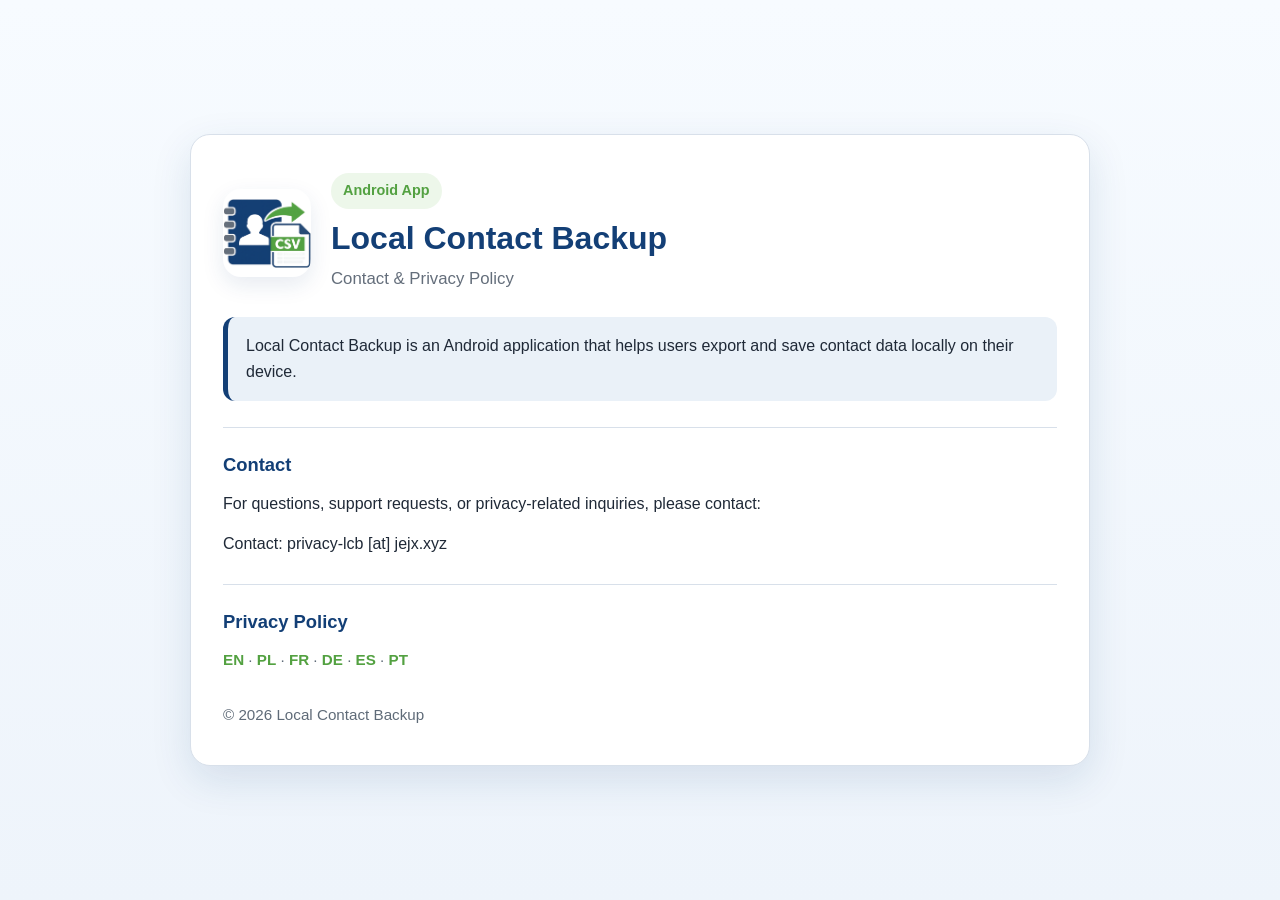
<file: index.html>
<!doctype html>
<html lang="en">
	<head>
		<meta charset="utf-8">
		<meta name="viewport" content="width=device-width, initial-scale=1">
		<title>Local Contact Backup | Contact & Privacy Policy</title>
		<meta name="description" content="Local Contact Backup contact page and privacy policy information">
		<link rel="icon" type="image/x-icon" href="lcb.ico">
		<link rel="stylesheet" href="style.css">

	</head>
	<body>
		<main class="wrap">
			<section class="card">
				<div class="top">
					<img
							src="lcb.png"
							alt="Local Contact Backup icon"
							class="app-icon">

					<div>
						<div class="badge">Android App</div>
						<h1>Local Contact Backup</h1>
						<p class="subtitle">Contact & Privacy Policy</p>
					</div>
				</div>

				<p class="intro">
				Local Contact Backup is an Android application that helps users export and save contact data locally on their device.
				</p>

				<div class="section">
					<h2>Contact</h2>
					<p>
					For questions, support requests, or privacy-related inquiries, please contact:
					</p>
					<p>Contact: privacy-lcb [at] jejx.xyz</p>
				</div>

				<div class="section">
					<h2>Privacy Policy</h2>
					<p class="small">
					<a href="privacy.html" hreflang="en" lang="en">EN</a> ·
					<a href="privacy-pl.html" hreflang="pl" lang="pl">PL</a> ·
					<a href="privacy-fr.html" hreflang="fr" lang="fr">FR</a> ·
					<a href="privacy-de.html" hreflang="de" lang="de">DE</a> ·
					<a href="privacy-es.html" hreflang="es" lang="es">ES</a> ·
					<a href="privacy-pt.html" hreflang="pt" lang="pt">PT</a>
					</p>
				</div>

				<div class="footer">
					© 2026 Local Contact Backup
				</div>
			</section>
		</main>
	</body>
</html>
</file>
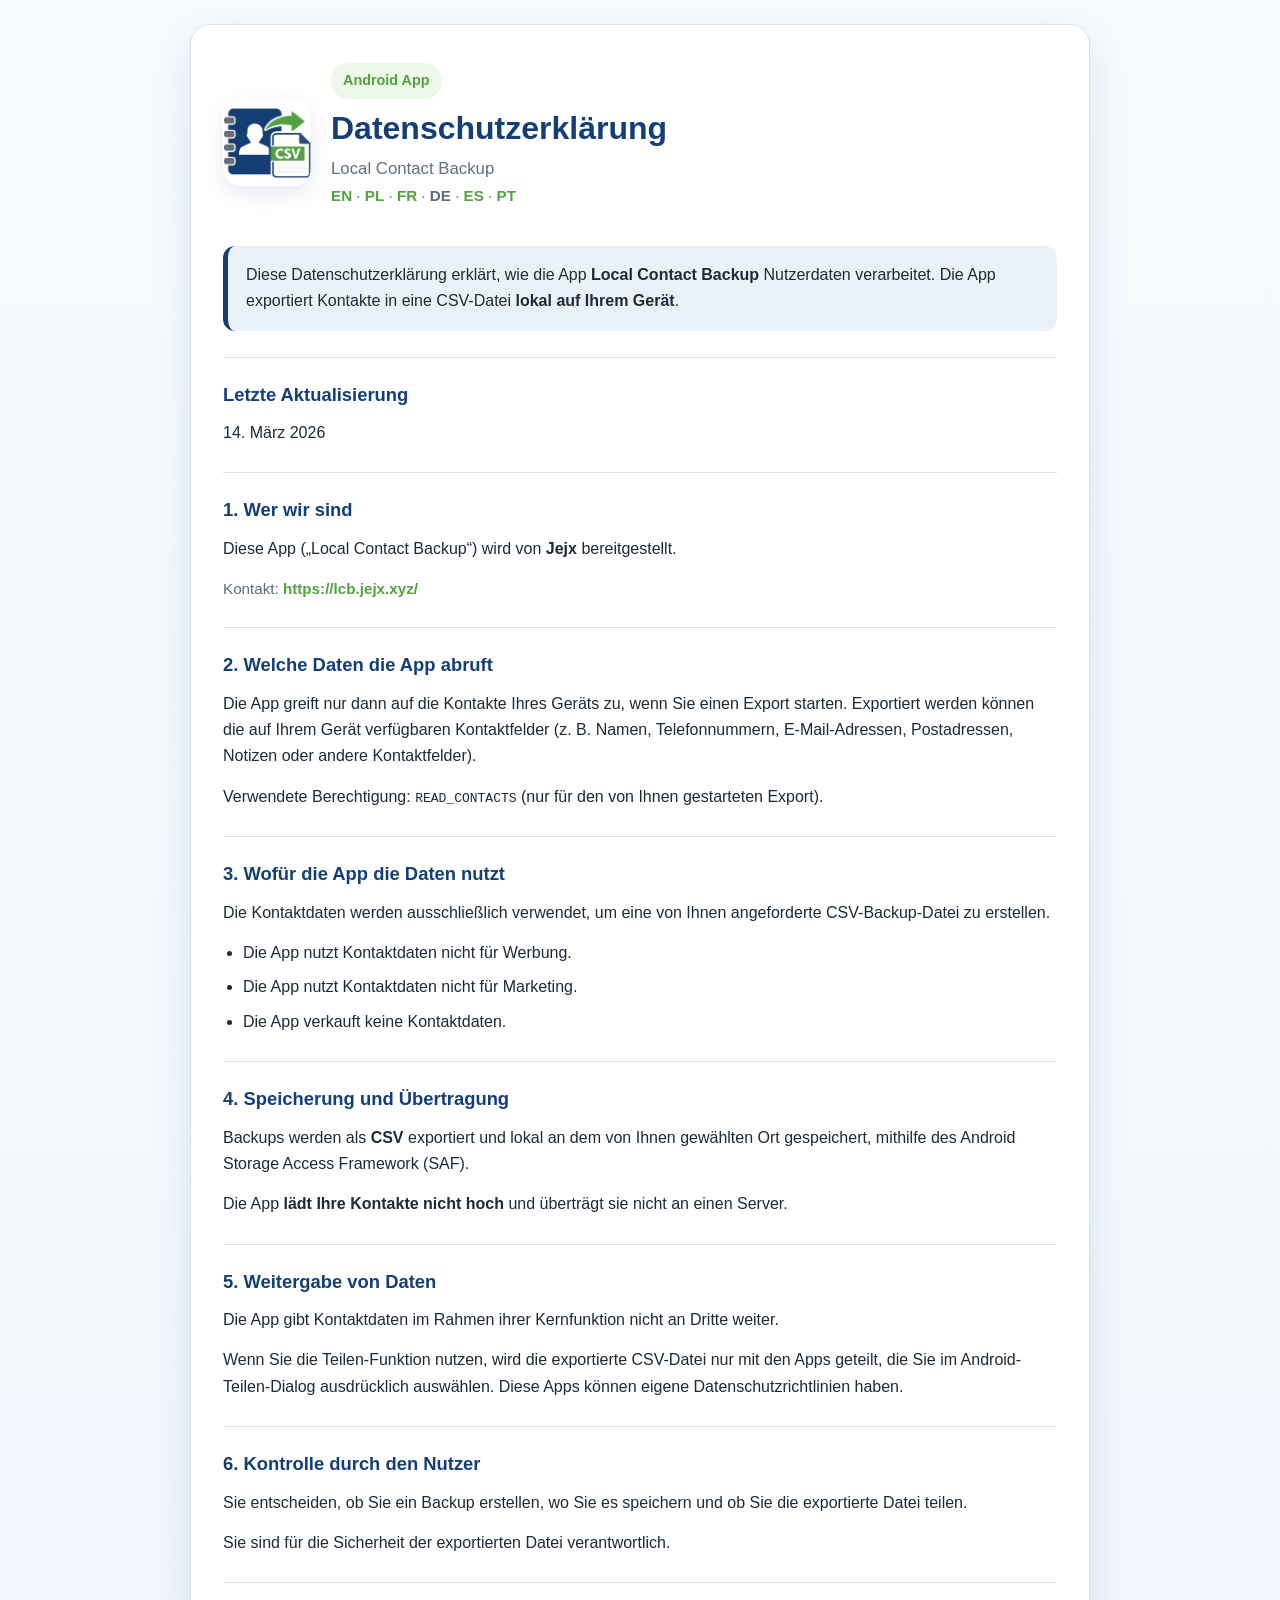
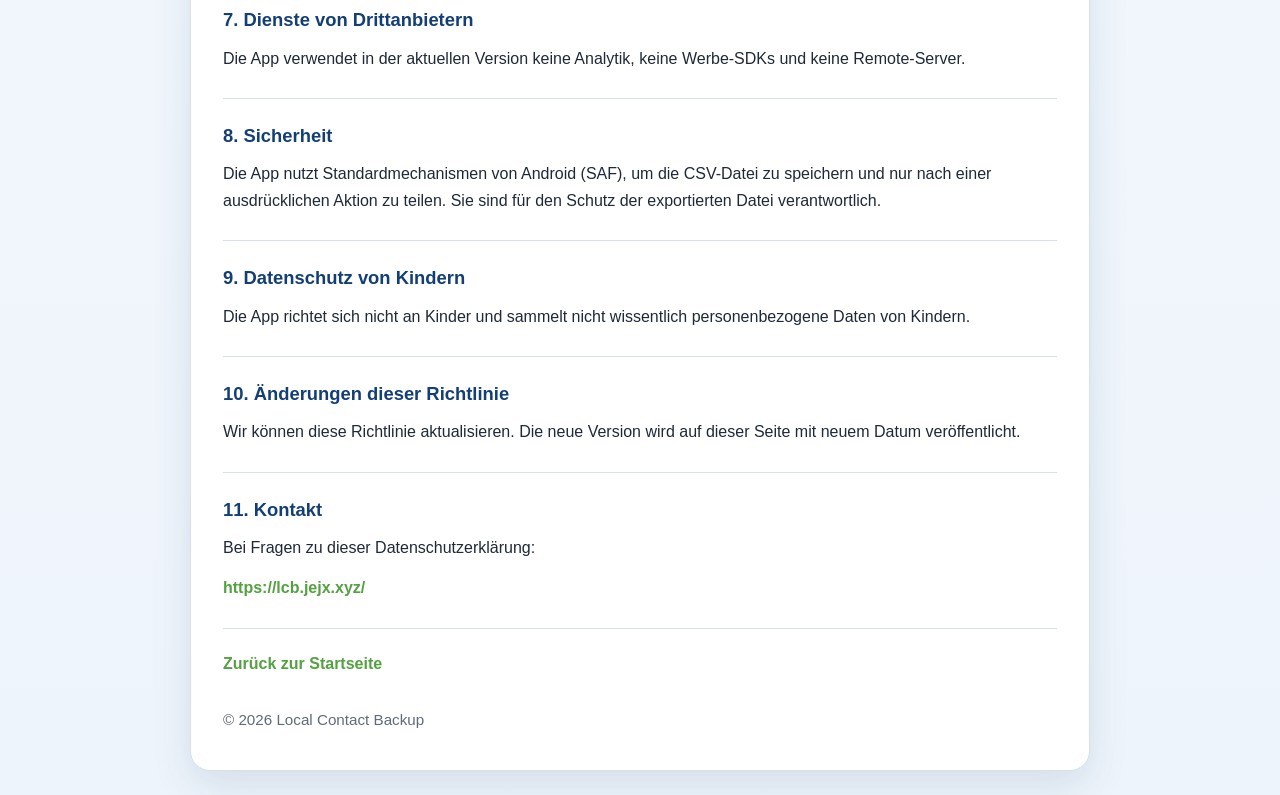
<file: privacy-de.html>
<!doctype html>
<html lang="de">
<head>
  <meta charset="utf-8">
  <meta name="viewport" content="width=device-width, initial-scale=1">
  <title>Datenschutzerklärung – Local Contact Backup</title>
  <meta name="description" content="Datenschutzerklärung für die Android-App Local Contact Backup.">
  <link rel="stylesheet" href="style.css">
  <link rel="icon" href="lcb.ico" type="image/x-icon">
</head>

<body>
  <main class="wrap">
    <article class="card">
      <div class="top">
        <img src="lcb.png" alt="Local Contact Backup Symbol" class="app-icon">

        <div>
          <div class="badge">Android App</div>
          <h1>Datenschutzerklärung</h1>
          <p class="subtitle">Local Contact Backup</p>
          <p class="small">
            <a href="privacy.html" hreflang="en" lang="en">EN</a> ·
            <a href="privacy-pl.html" hreflang="pl" lang="pl">PL</a> ·
            <a href="privacy-fr.html" hreflang="fr" lang="fr">FR</a> ·
            <strong>DE</strong> ·
            <a href="privacy-es.html" hreflang="es" lang="es">ES</a> ·
            <a href="privacy-pt.html" hreflang="pt" lang="pt">PT</a>
          </p>
        </div>
      </div>

      <p class="intro">
        Diese Datenschutzerklärung erklärt, wie die App <strong>Local Contact Backup</strong> Nutzerdaten verarbeitet.
        Die App exportiert Kontakte in eine CSV-Datei <strong>lokal auf Ihrem Gerät</strong>.
      </p>

      <div class="section">
        <h2>Letzte Aktualisierung</h2>
        <p>14. März 2026</p>
      </div>

      <div class="section">
        <h2>1. Wer wir sind</h2>
        <p>Diese App („Local Contact Backup“) wird von <strong>Jejx</strong> bereitgestellt.</p>
        <p class="small">Kontakt: <a href="https://lcb.jejx.xyz/" rel="noopener">https://lcb.jejx.xyz/</a></p>
      </div>

      <div class="section">
        <h2>2. Welche Daten die App abruft</h2>
        <p>
          Die App greift nur dann auf die Kontakte Ihres Geräts zu, wenn Sie einen Export starten.
          Exportiert werden können die auf Ihrem Gerät verfügbaren Kontaktfelder (z. B. Namen, Telefonnummern,
          E-Mail-Adressen, Postadressen, Notizen oder andere Kontaktfelder).
        </p>
        <p>
          Verwendete Berechtigung: <code>READ_CONTACTS</code> (nur für den von Ihnen gestarteten Export).
        </p>
      </div>

      <div class="section">
        <h2>3. Wofür die App die Daten nutzt</h2>
        <p>Die Kontaktdaten werden ausschließlich verwendet, um eine von Ihnen angeforderte CSV-Backup-Datei zu erstellen.</p>
        <ul>
          <li>Die App nutzt Kontaktdaten nicht für Werbung.</li>
          <li>Die App nutzt Kontaktdaten nicht für Marketing.</li>
          <li>Die App verkauft keine Kontaktdaten.</li>
        </ul>
      </div>

      <div class="section">
        <h2>4. Speicherung und Übertragung</h2>
        <p>
          Backups werden als <strong>CSV</strong> exportiert und lokal an dem von Ihnen gewählten Ort gespeichert,
          mithilfe des Android Storage Access Framework (SAF).
        </p>
        <p>
          Die App <strong>lädt Ihre Kontakte nicht hoch</strong> und überträgt sie nicht an einen Server.
        </p>
      </div>

      <div class="section">
        <h2>5. Weitergabe von Daten</h2>
        <p>
          Die App gibt Kontaktdaten im Rahmen ihrer Kernfunktion nicht an Dritte weiter.
        </p>
        <p>
          Wenn Sie die Teilen-Funktion nutzen, wird die exportierte CSV-Datei nur mit den Apps geteilt,
          die Sie im Android-Teilen-Dialog ausdrücklich auswählen. Diese Apps können eigene Datenschutzrichtlinien haben.
        </p>
      </div>

      <div class="section">
        <h2>6. Kontrolle durch den Nutzer</h2>
        <p>Sie entscheiden, ob Sie ein Backup erstellen, wo Sie es speichern und ob Sie die exportierte Datei teilen.</p>
        <p>Sie sind für die Sicherheit der exportierten Datei verantwortlich.</p>
      </div>

      <div class="section">
        <h2>7. Dienste von Drittanbietern</h2>
        <p>Die App verwendet in der aktuellen Version keine Analytik, keine Werbe-SDKs und keine Remote-Server.</p>
      </div>

      <div class="section">
        <h2>8. Sicherheit</h2>
        <p>
          Die App nutzt Standardmechanismen von Android (SAF), um die CSV-Datei zu speichern und nur nach einer
          ausdrücklichen Aktion zu teilen. Sie sind für den Schutz der exportierten Datei verantwortlich.
        </p>
      </div>

      <div class="section">
        <h2>9. Datenschutz von Kindern</h2>
        <p>Die App richtet sich nicht an Kinder und sammelt nicht wissentlich personenbezogene Daten von Kindern.</p>
      </div>

      <div class="section">
        <h2>10. Änderungen dieser Richtlinie</h2>
        <p>Wir können diese Richtlinie aktualisieren. Die neue Version wird auf dieser Seite mit neuem Datum veröffentlicht.</p>
      </div>

      <div class="section">
        <h2>11. Kontakt</h2>
        <p>Bei Fragen zu dieser Datenschutzerklärung:</p>
        <p><strong><a href="https://lcb.jejx.xyz/" rel="noopener">https://lcb.jejx.xyz/</a></strong></p>
      </div>

      <div class="section">
        <p><a href="index.html">Zurück zur Startseite</a></p>
      </div>

      <div class="footer">© 2026 Local Contact Backup</div>
    </article>
  </main>
</body>
</html>
</file>
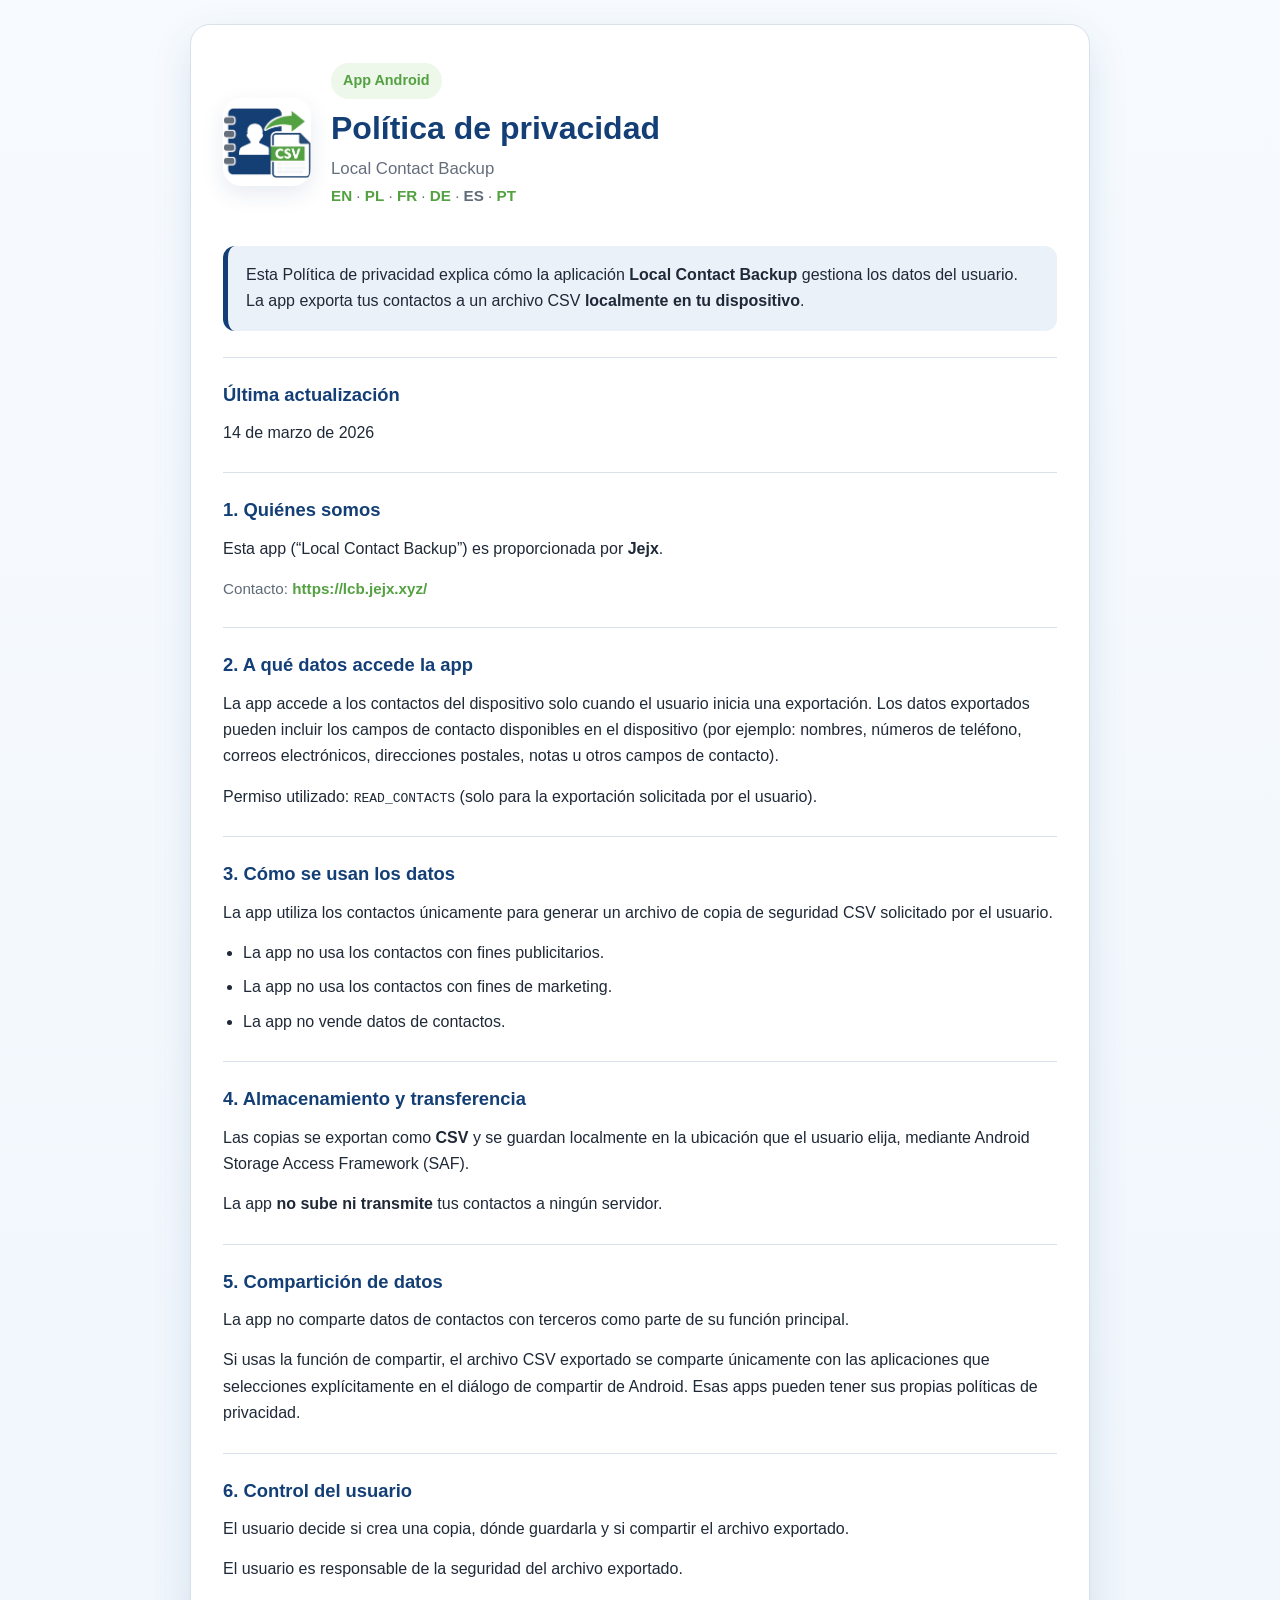
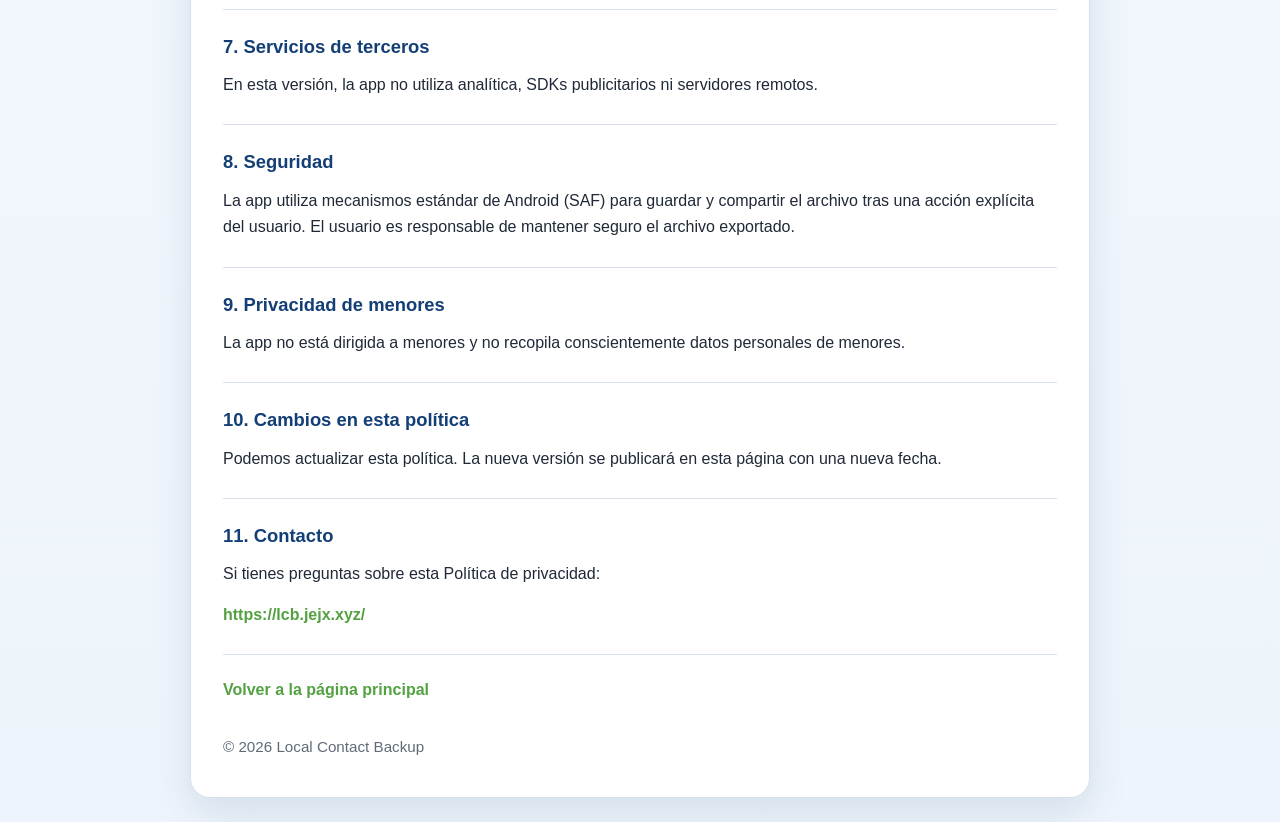
<file: privacy-es.html>
<!doctype html>
<html lang="es">
<head>
  <meta charset="utf-8">
  <meta name="viewport" content="width=device-width, initial-scale=1">
  <title>Política de privacidad – Local Contact Backup</title>
  <meta name="description" content="Política de privacidad de la app Android Local Contact Backup.">
  <link rel="stylesheet" href="style.css">
  <link rel="icon" href="lcb.ico" type="image/x-icon">
</head>

<body>
  <main class="wrap">
    <article class="card">
      <div class="top">
        <img src="lcb.png" alt="Icono de Local Contact Backup" class="app-icon">

        <div>
          <div class="badge">App Android</div>
          <h1>Política de privacidad</h1>
          <p class="subtitle">Local Contact Backup</p>
          <p class="small">
            <a href="privacy.html" hreflang="en" lang="en">EN</a> ·
            <a href="privacy-pl.html" hreflang="pl" lang="pl">PL</a> ·
            <a href="privacy-fr.html" hreflang="fr" lang="fr">FR</a> ·
            <a href="privacy-de.html" hreflang="de" lang="de">DE</a> ·
            <strong>ES</strong> ·
            <a href="privacy-pt.html" hreflang="pt" lang="pt">PT</a>
          </p>
        </div>
      </div>

      <p class="intro">
        Esta Política de privacidad explica cómo la aplicación <strong>Local Contact Backup</strong> gestiona los datos del usuario.
        La app exporta tus contactos a un archivo CSV <strong>localmente en tu dispositivo</strong>.
      </p>

      <div class="section">
        <h2>Última actualización</h2>
        <p>14 de marzo de 2026</p>
      </div>

      <div class="section">
        <h2>1. Quiénes somos</h2>
        <p>Esta app (“Local Contact Backup”) es proporcionada por <strong>Jejx</strong>.</p>
        <p class="small">Contacto: <a href="https://lcb.jejx.xyz/" rel="noopener">https://lcb.jejx.xyz/</a></p>
      </div>

      <div class="section">
        <h2>2. A qué datos accede la app</h2>
        <p>
          La app accede a los contactos del dispositivo solo cuando el usuario inicia una exportación.
          Los datos exportados pueden incluir los campos de contacto disponibles en el dispositivo (por ejemplo: nombres,
          números de teléfono, correos electrónicos, direcciones postales, notas u otros campos de contacto).
        </p>
        <p>
          Permiso utilizado: <code>READ_CONTACTS</code> (solo para la exportación solicitada por el usuario).
        </p>
      </div>

      <div class="section">
        <h2>3. Cómo se usan los datos</h2>
        <p>La app utiliza los contactos únicamente para generar un archivo de copia de seguridad CSV solicitado por el usuario.</p>
        <ul>
          <li>La app no usa los contactos con fines publicitarios.</li>
          <li>La app no usa los contactos con fines de marketing.</li>
          <li>La app no vende datos de contactos.</li>
        </ul>
      </div>

      <div class="section">
        <h2>4. Almacenamiento y transferencia</h2>
        <p>
          Las copias se exportan como <strong>CSV</strong> y se guardan localmente en la ubicación que el usuario elija,
          mediante Android Storage Access Framework (SAF).
        </p>
        <p>
          La app <strong>no sube ni transmite</strong> tus contactos a ningún servidor.
        </p>
      </div>

      <div class="section">
        <h2>5. Compartición de datos</h2>
        <p>La app no comparte datos de contactos con terceros como parte de su función principal.</p>
        <p>
          Si usas la función de compartir, el archivo CSV exportado se comparte únicamente con las aplicaciones que selecciones
          explícitamente en el diálogo de compartir de Android. Esas apps pueden tener sus propias políticas de privacidad.
        </p>
      </div>

      <div class="section">
        <h2>6. Control del usuario</h2>
        <p>El usuario decide si crea una copia, dónde guardarla y si compartir el archivo exportado.</p>
        <p>El usuario es responsable de la seguridad del archivo exportado.</p>
      </div>

      <div class="section">
        <h2>7. Servicios de terceros</h2>
        <p>En esta versión, la app no utiliza analítica, SDKs publicitarios ni servidores remotos.</p>
      </div>

      <div class="section">
        <h2>8. Seguridad</h2>
        <p>
          La app utiliza mecanismos estándar de Android (SAF) para guardar y compartir el archivo tras una acción explícita del usuario.
          El usuario es responsable de mantener seguro el archivo exportado.
        </p>
      </div>

      <div class="section">
        <h2>9. Privacidad de menores</h2>
        <p>La app no está dirigida a menores y no recopila conscientemente datos personales de menores.</p>
      </div>

      <div class="section">
        <h2>10. Cambios en esta política</h2>
        <p>Podemos actualizar esta política. La nueva versión se publicará en esta página con una nueva fecha.</p>
      </div>

      <div class="section">
        <h2>11. Contacto</h2>
        <p>Si tienes preguntas sobre esta Política de privacidad:</p>
        <p><strong><a href="https://lcb.jejx.xyz/" rel="noopener">https://lcb.jejx.xyz/</a></strong></p>
      </div>

      <div class="section">
        <p><a href="index.html">Volver a la página principal</a></p>
      </div>

      <div class="footer">© 2026 Local Contact Backup</div>
    </article>
  </main>
</body>
</html>
</file>
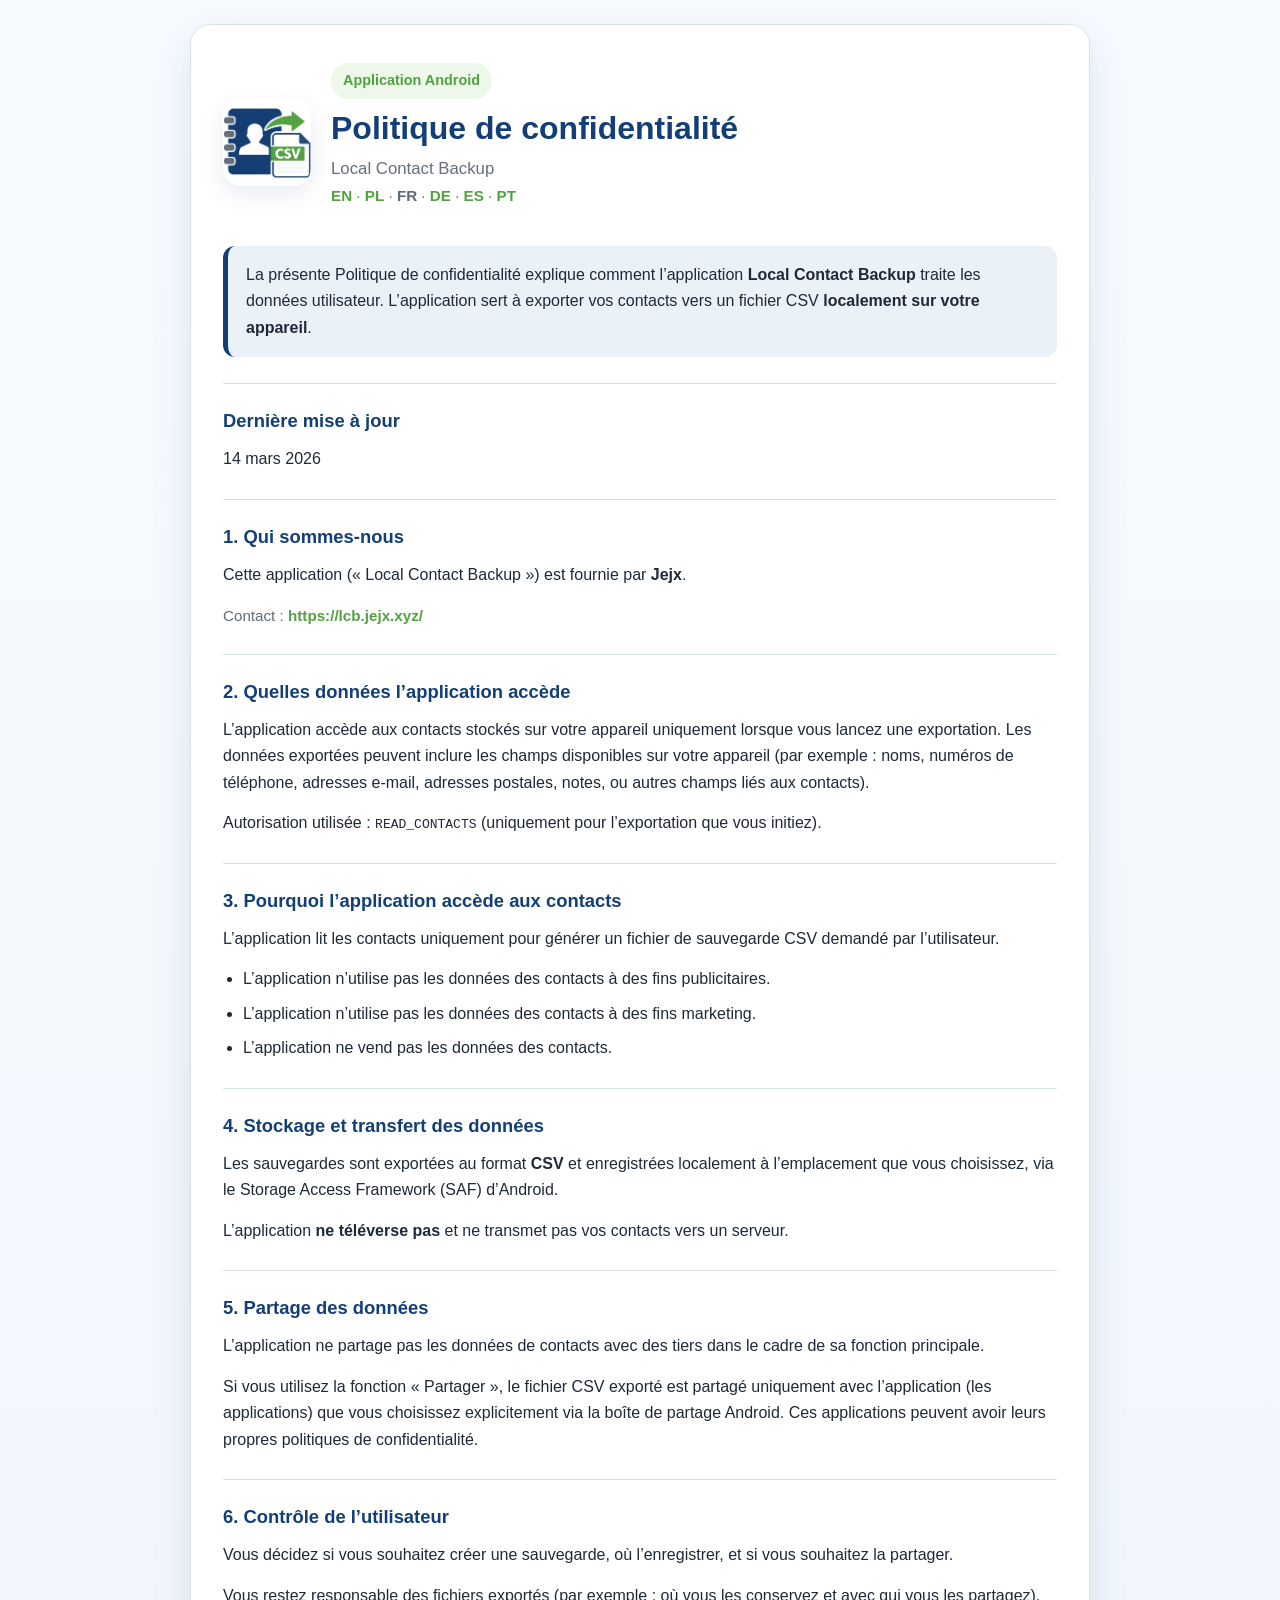
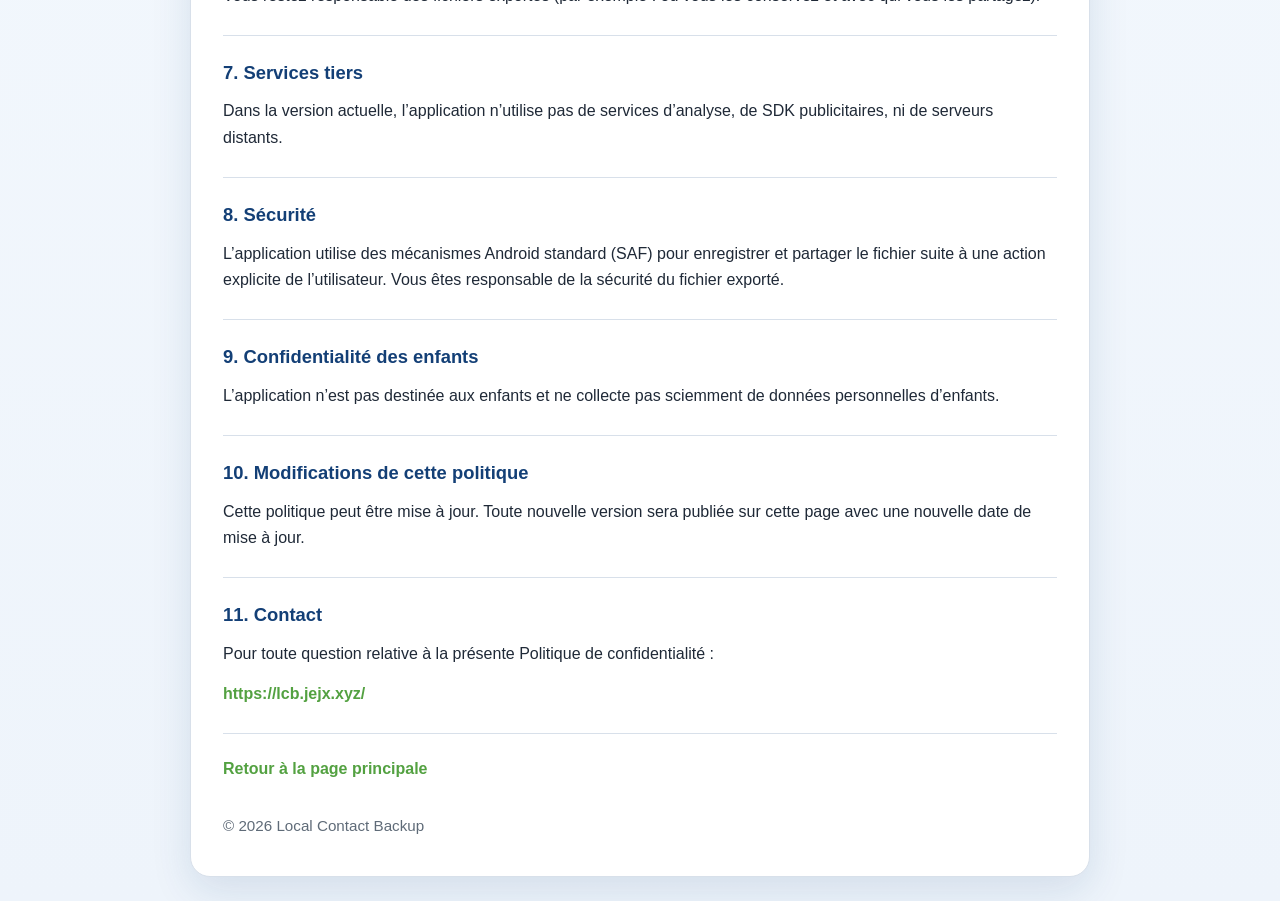
<file: privacy-fr.html>
<!doctype html>
<html lang="fr">
	<head>
		<meta charset="utf-8">
		<meta name="viewport" content="width=device-width, initial-scale=1">
		<title>Politique de confidentialité – Local Contact Backup</title>
		<meta name="description" content="Politique de confidentialité de l’application Local Contact Backup.">
		<link rel="icon" type="image/x-icon" href="lcb.ico">
		<link rel="stylesheet" href="style.css">
	</head>

	<body>
		<main class="wrap">
			<article class="card">
				<div class="top">
					<img
							src="lcb.png"
							alt="Icône Local Contact Backup"
							class="app-icon">

					<div>
						<div class="badge">Application Android</div>
						<h1>Politique de confidentialité</h1>
						<p class="subtitle">Local Contact Backup</p>
						<p class="small">
						<a href="privacy.html" hreflang="en" lang="en">EN</a> ·
						<a href="privacy-pl.html" hreflang="pl" lang="pl">PL</a> ·
						<strong>FR</strong> ·
						<a href="privacy-de.html" hreflang="de" lang="de">DE</a> ·
						<a href="privacy-es.html" hreflang="es" lang="es">ES</a> ·
						<a href="privacy-pt.html" hreflang="pt" lang="pt">PT</a>
						</p>
					</div>
				</div>

				<p class="intro">
				La présente Politique de confidentialité explique comment l’application <strong>Local Contact Backup</strong>
				traite les données utilisateur. L’application sert à exporter vos contacts vers un fichier CSV
				<strong>localement sur votre appareil</strong>.
				</p>

				<div class="section">
					<h2>Dernière mise à jour</h2>
					<p>14 mars 2026</p>
				</div>

				<div class="section">
					<h2>1. Qui sommes-nous</h2>
					<p>Cette application (« Local Contact Backup ») est fournie par <strong>Jejx</strong>.</p>
					<p class="small">
					Contact : <a href="https://lcb.jejx.xyz/" rel="noopener">https://lcb.jejx.xyz/</a>
					</p>
				</div>

				<div class="section">
					<h2>2. Quelles données l’application accède</h2>
					<p>
					L’application accède aux contacts stockés sur votre appareil uniquement lorsque vous lancez une exportation.
					Les données exportées peuvent inclure les champs disponibles sur votre appareil (par exemple : noms, numéros de téléphone,
					adresses e-mail, adresses postales, notes, ou autres champs liés aux contacts).
					</p>
					<p>
					Autorisation utilisée : <code>READ_CONTACTS</code> (uniquement pour l’exportation que vous initiez).
					</p>
				</div>

				<div class="section">
					<h2>3. Pourquoi l’application accède aux contacts</h2>
					<p>
					L’application lit les contacts uniquement pour générer un fichier de sauvegarde CSV demandé par l’utilisateur.
					</p>
					<ul>
						<li>L’application n’utilise pas les données des contacts à des fins publicitaires.</li>
						<li>L’application n’utilise pas les données des contacts à des fins marketing.</li>
						<li>L’application ne vend pas les données des contacts.</li>
					</ul>
				</div>

				<div class="section">
					<h2>4. Stockage et transfert des données</h2>
					<p>
					Les sauvegardes sont exportées au format <strong>CSV</strong> et enregistrées localement à l’emplacement que vous choisissez,
					via le Storage Access Framework (SAF) d’Android.
					</p>
					<p>
					L’application <strong>ne téléverse pas</strong> et ne transmet pas vos contacts vers un serveur.
					</p>
				</div>

				<div class="section">
					<h2>5. Partage des données</h2>
					<p>
					L’application ne partage pas les données de contacts avec des tiers dans le cadre de sa fonction principale.
					</p>
					<p>
					Si vous utilisez la fonction « Partager », le fichier CSV exporté est partagé uniquement avec l’application (les applications)
					que vous choisissez explicitement via la boîte de partage Android. Ces applications peuvent avoir leurs propres politiques de confidentialité.
					</p>
				</div>

				<div class="section">
					<h2>6. Contrôle de l’utilisateur</h2>
					<p>
					Vous décidez si vous souhaitez créer une sauvegarde, où l’enregistrer, et si vous souhaitez la partager.
					</p>
					<p>
					Vous restez responsable des fichiers exportés (par exemple : où vous les conservez et avec qui vous les partagez).
					</p>
				</div>

				<div class="section">
					<h2>7. Services tiers</h2>
					<p>
					Dans la version actuelle, l’application n’utilise pas de services d’analyse, de SDK publicitaires, ni de serveurs distants.
					</p>
				</div>

				<div class="section">
					<h2>8. Sécurité</h2>
					<p>
					L’application utilise des mécanismes Android standard (SAF) pour enregistrer et partager le fichier suite à une action explicite
					de l’utilisateur. Vous êtes responsable de la sécurité du fichier exporté.
					</p>
				</div>

				<div class="section">
					<h2>9. Confidentialité des enfants</h2>
					<p>
					L’application n’est pas destinée aux enfants et ne collecte pas sciemment de données personnelles d’enfants.
					</p>
				</div>

				<div class="section">
					<h2>10. Modifications de cette politique</h2>
					<p>
					Cette politique peut être mise à jour. Toute nouvelle version sera publiée sur cette page avec une nouvelle date de mise à jour.
					</p>
				</div>

				<div class="section">
					<h2>11. Contact</h2>
					<p>Pour toute question relative à la présente Politique de confidentialité :</p>
					<p><strong><a href="https://lcb.jejx.xyz/" rel="noopener">https://lcb.jejx.xyz/</a></strong></p>
				</div>

				<div class="section">
					<p><a href="index.html">Retour à la page principale</a></p>
				</div>

				<div class="footer">
					© 2026 Local Contact Backup
				</div>
			</article>
		</main>
	</body>
</html>
</file>
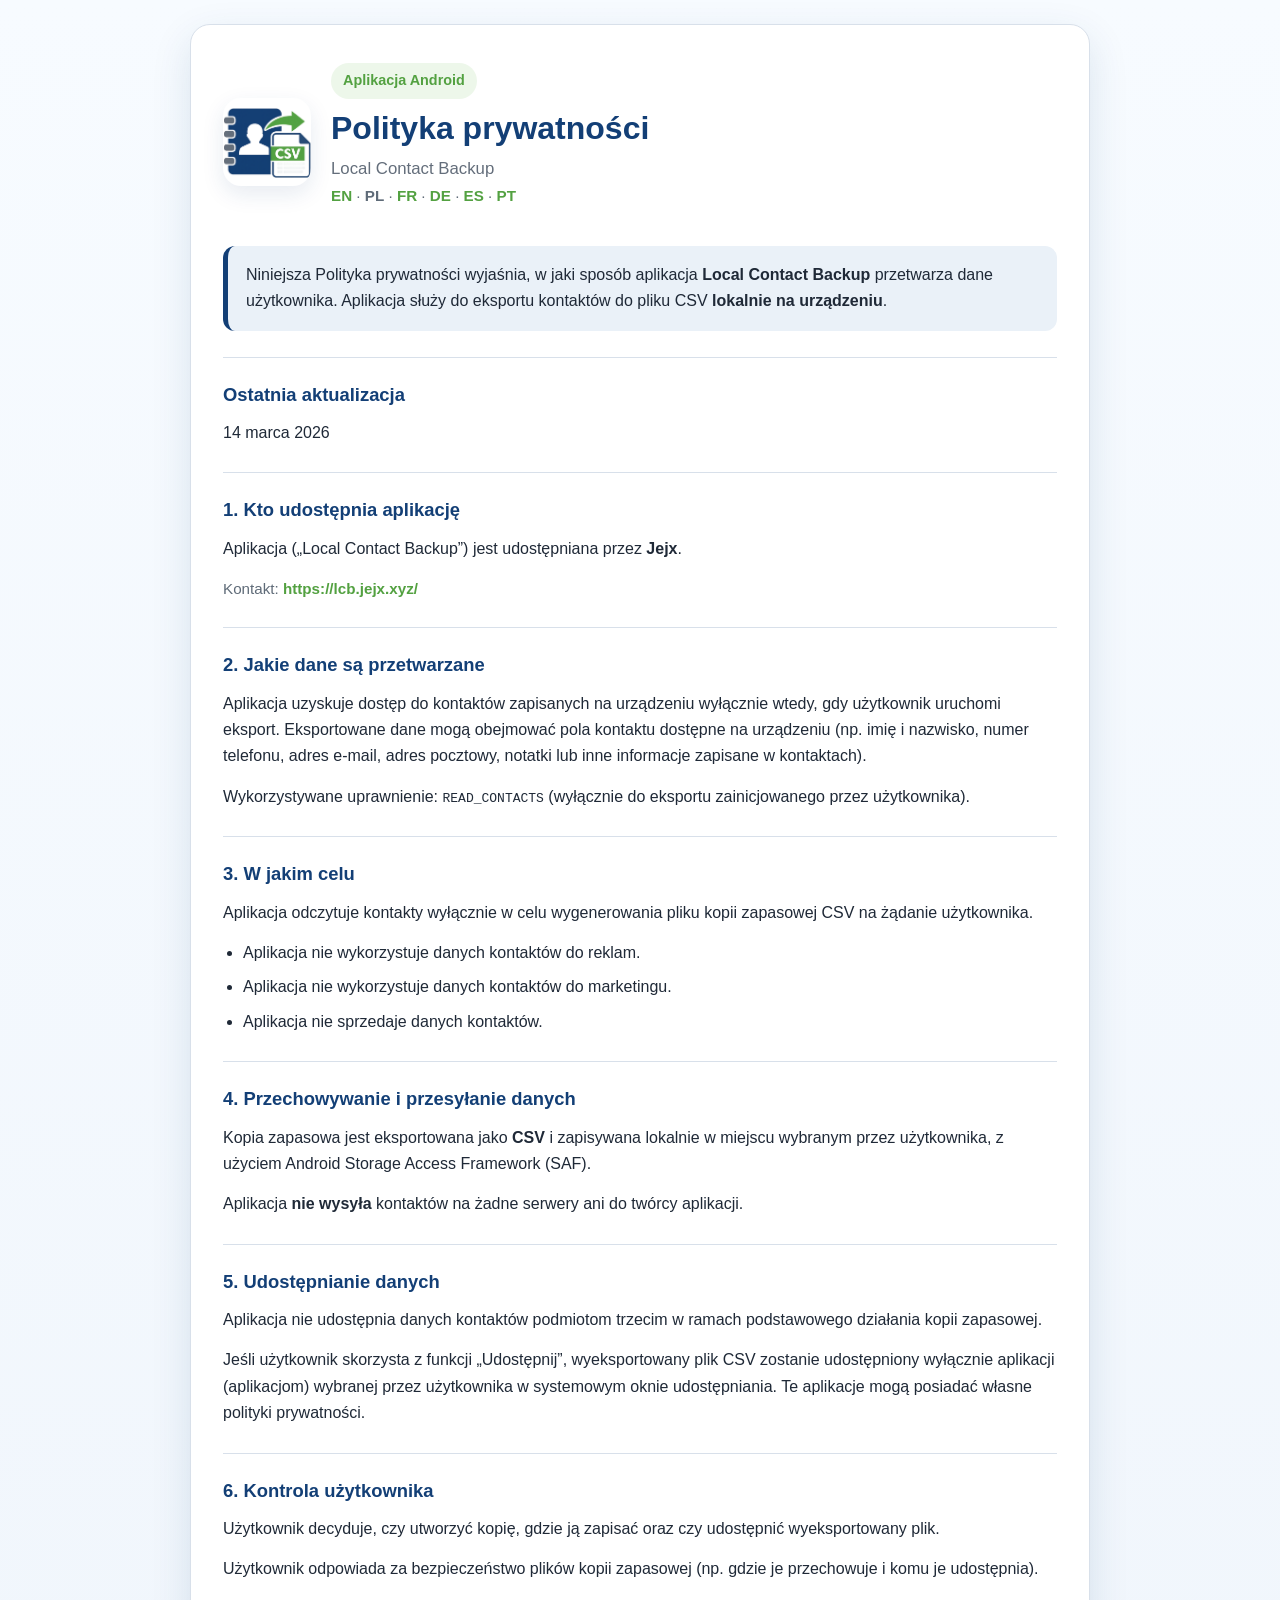
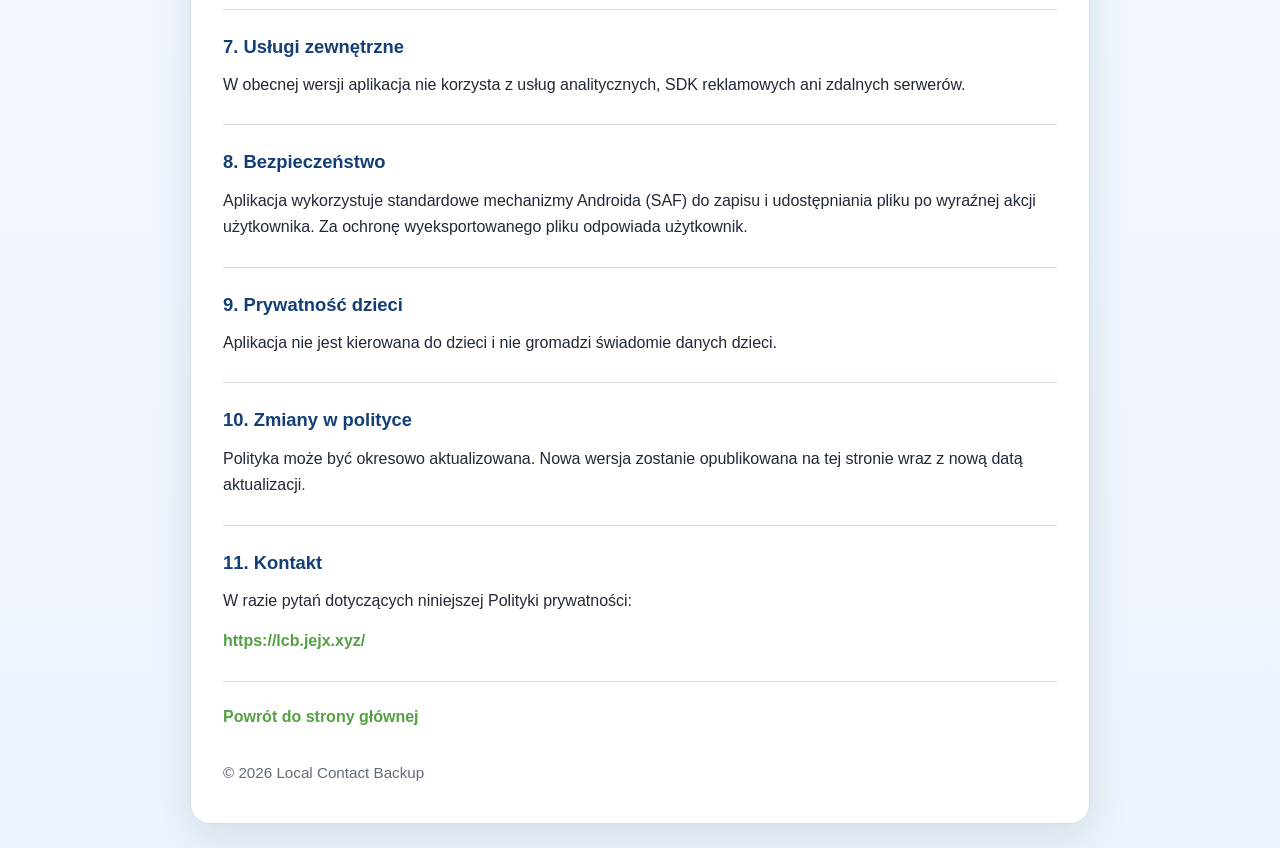
<file: privacy-pl.html>
<!doctype html>
<html lang="pl">
	<head>
		<meta charset="utf-8">
		<meta name="viewport" content="width=device-width, initial-scale=1">
		<title>Polityka prywatności – Local Contact Backup</title>
		<meta name="description" content="Polityka prywatności aplikacji Local Contact Backup.">
		<link rel="icon" type="image/x-icon" href="lcb.ico">
		<link rel="stylesheet" href="style.css">
	</head>

	<body>
		<main class="wrap">
			<article class="card">
				<div class="top">
					<img
							src="lcb.png"
							alt="Ikona Local Contact Backup"
							class="app-icon">

					<div>
						<div class="badge">Aplikacja Android</div>
						<h1>Polityka prywatności</h1>
						<p class="subtitle">Local Contact Backup</p>
						<p class="small">
						<a href="privacy.html" hreflang="en" lang="en">EN</a> ·
						<strong>PL</strong> ·
						<a href="privacy-fr.html" hreflang="fr" lang="fr">FR</a> ·
						<a href="privacy-de.html" hreflang="de" lang="de">DE</a> ·
						<a href="privacy-es.html" hreflang="es" lang="es">ES</a> ·
						<a href="privacy-pt.html" hreflang="pt" lang="pt">PT</a>
						</p>
					</div>
				</div>

				<p class="intro">
				Niniejsza Polityka prywatności wyjaśnia, w jaki sposób aplikacja <strong>Local Contact Backup</strong>
				przetwarza dane użytkownika. Aplikacja służy do eksportu kontaktów do pliku CSV
				<strong>lokalnie na urządzeniu</strong>.
				</p>

				<div class="section">
					<h2>Ostatnia aktualizacja</h2>
					<p>14 marca 2026</p>
				</div>

				<div class="section">
					<h2>1. Kto udostępnia aplikację</h2>
					<p>Aplikacja („Local Contact Backup”) jest udostępniana przez <strong>Jejx</strong>.</p>
					<p class="small">
					Kontakt: <a href="https://lcb.jejx.xyz/" rel="noopener">https://lcb.jejx.xyz/</a>
					</p>
				</div>

				<div class="section">
					<h2>2. Jakie dane są przetwarzane</h2>
					<p>
					Aplikacja uzyskuje dostęp do kontaktów zapisanych na urządzeniu wyłącznie wtedy,
					gdy użytkownik uruchomi eksport. Eksportowane dane mogą obejmować pola kontaktu dostępne
					na urządzeniu (np. imię i nazwisko, numer telefonu, adres e-mail, adres pocztowy, notatki
					lub inne informacje zapisane w kontaktach).
					</p>
					<p>
					Wykorzystywane uprawnienie: <code>READ_CONTACTS</code> (wyłącznie do eksportu zainicjowanego przez użytkownika).
					</p>
				</div>

				<div class="section">
					<h2>3. W jakim celu</h2>
					<p>
					Aplikacja odczytuje kontakty wyłącznie w celu wygenerowania pliku kopii zapasowej CSV
					na żądanie użytkownika.
					</p>
					<ul>
						<li>Aplikacja nie wykorzystuje danych kontaktów do reklam.</li>
						<li>Aplikacja nie wykorzystuje danych kontaktów do marketingu.</li>
						<li>Aplikacja nie sprzedaje danych kontaktów.</li>
					</ul>
				</div>

				<div class="section">
					<h2>4. Przechowywanie i przesyłanie danych</h2>
					<p>
					Kopia zapasowa jest eksportowana jako <strong>CSV</strong> i zapisywana lokalnie w miejscu wybranym przez użytkownika,
					z użyciem Android Storage Access Framework (SAF).
					</p>
					<p>
					Aplikacja <strong>nie wysyła</strong> kontaktów na żadne serwery ani do twórcy aplikacji.
					</p>
				</div>

				<div class="section">
					<h2>5. Udostępnianie danych</h2>
					<p>
					Aplikacja nie udostępnia danych kontaktów podmiotom trzecim w ramach podstawowego działania kopii zapasowej.
					</p>
					<p>
					Jeśli użytkownik skorzysta z funkcji „Udostępnij”, wyeksportowany plik CSV zostanie udostępniony wyłącznie
					aplikacji (aplikacjom) wybranej przez użytkownika w systemowym oknie udostępniania. Te aplikacje mogą posiadać
					własne polityki prywatności.
					</p>
				</div>

				<div class="section">
					<h2>6. Kontrola użytkownika</h2>
					<p>
					Użytkownik decyduje, czy utworzyć kopię, gdzie ją zapisać oraz czy udostępnić wyeksportowany plik.
					</p>
					<p>
					Użytkownik odpowiada za bezpieczeństwo plików kopii zapasowej (np. gdzie je przechowuje i komu je udostępnia).
					</p>
				</div>

				<div class="section">
					<h2>7. Usługi zewnętrzne</h2>
					<p>
					W obecnej wersji aplikacja nie korzysta z usług analitycznych, SDK reklamowych ani zdalnych serwerów.
					</p>
				</div>

				<div class="section">
					<h2>8. Bezpieczeństwo</h2>
					<p>
					Aplikacja wykorzystuje standardowe mechanizmy Androida (SAF) do zapisu i udostępniania pliku po wyraźnej akcji
					użytkownika. Za ochronę wyeksportowanego pliku odpowiada użytkownik.
					</p>
				</div>

				<div class="section">
					<h2>9. Prywatność dzieci</h2>
					<p>
					Aplikacja nie jest kierowana do dzieci i nie gromadzi świadomie danych dzieci.
					</p>
				</div>

				<div class="section">
					<h2>10. Zmiany w polityce</h2>
					<p>
					Polityka może być okresowo aktualizowana. Nowa wersja zostanie opublikowana na tej stronie wraz z nową datą aktualizacji.
					</p>
				</div>

				<div class="section">
					<h2>11. Kontakt</h2>
					<p>W razie pytań dotyczących niniejszej Polityki prywatności:</p>
					<p><strong><a href="https://lcb.jejx.xyz/" rel="noopener">https://lcb.jejx.xyz/</a></strong></p>
				</div>

				<div class="section">
					<p><a href="index.html">Powrót do strony głównej</a></p>
				</div>

				<div class="footer">
					© 2026 Local Contact Backup
				</div>
			</article>
		</main>
	</body>
</html>
</file>
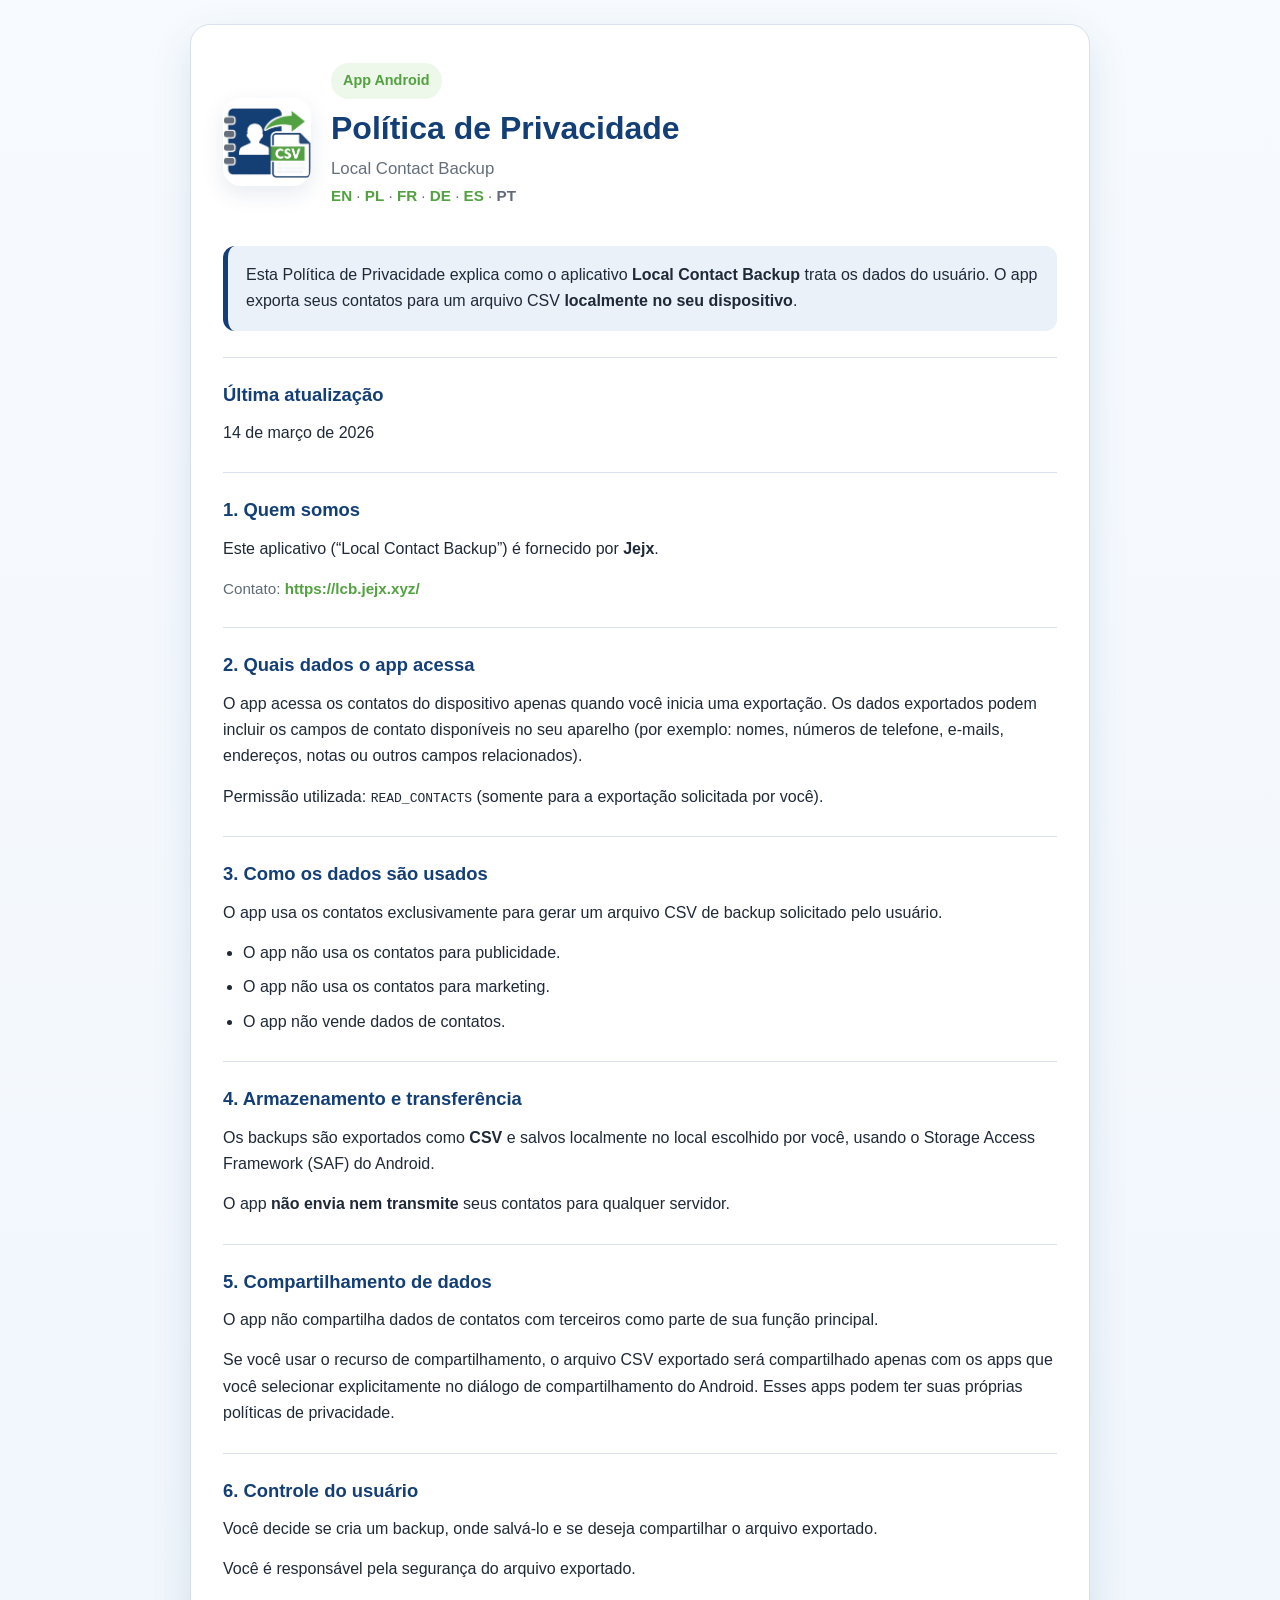
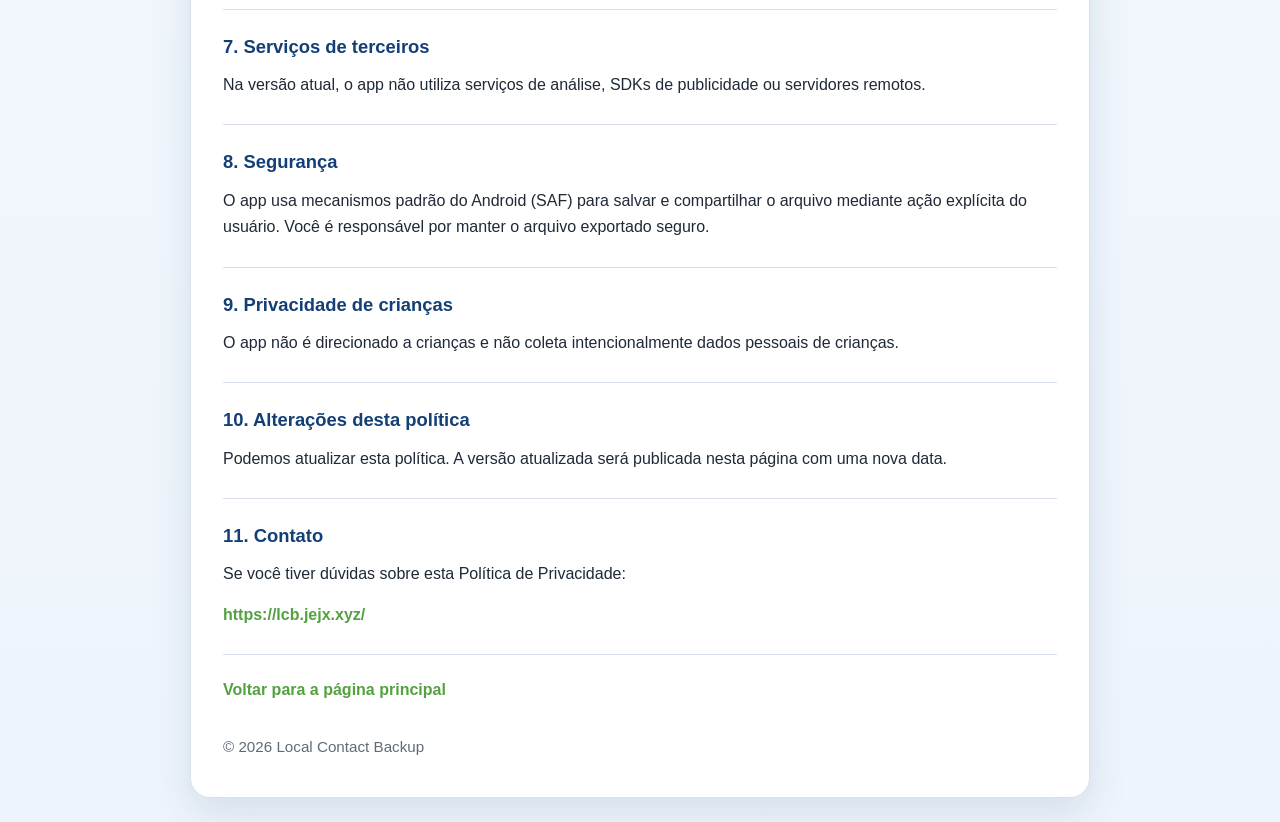
<file: privacy-pt.html>
<!doctype html>
<html lang="pt">
	<head>
		<meta charset="utf-8">
		<meta name="viewport" content="width=device-width, initial-scale=1">
		<title>Política de Privacidade – Local Contact Backup</title>
		<meta name="description" content="Política de privacidade do aplicativo Android Local Contact Backup.">
		<link rel="stylesheet" href="style.css">
		<link rel="icon" href="lcb.ico" type="image/x-icon">
	</head>

	<body>
		<main class="wrap">
			<article class="card">
				<div class="top">
					<img src="lcb.png" alt="Ícone do Local Contact Backup" class="app-icon">

					<div>
						<div class="badge">App Android</div>
						<h1>Política de Privacidade</h1>
						<p class="subtitle">Local Contact Backup</p>
						<p class="small">
						<a href="privacy.html" hreflang="en" lang="en">EN</a> ·
						<a href="privacy-pl.html" hreflang="pl" lang="pl">PL</a> ·
						<a href="privacy-fr.html" hreflang="fr" lang="fr">FR</a> ·
						<a href="privacy-de.html" hreflang="de" lang="de">DE</a> ·
						<a href="privacy-es.html" hreflang="es" lang="es">ES</a> ·
						<strong>PT</strong>
						</p>
					</div>
				</div>

				<p class="intro">
				Esta Política de Privacidade explica como o aplicativo <strong>Local Contact Backup</strong> trata os dados do usuário.
				O app exporta seus contatos para um arquivo CSV <strong>localmente no seu dispositivo</strong>.
				</p>

				<div class="section">
					<h2>Última atualização</h2>
					<p>14 de março de 2026</p>
				</div>

				<div class="section">
					<h2>1. Quem somos</h2>
					<p>Este aplicativo (“Local Contact Backup”) é fornecido por <strong>Jejx</strong>.</p>
					<p class="small">Contato: <a href="https://lcb.jejx.xyz/" rel="noopener">https://lcb.jejx.xyz/</a></p>
				</div>

				<div class="section">
					<h2>2. Quais dados o app acessa</h2>
					<p>
					O app acessa os contatos do dispositivo apenas quando você inicia uma exportação.
					Os dados exportados podem incluir os campos de contato disponíveis no seu aparelho (por exemplo: nomes,
					números de telefone, e-mails, endereços, notas ou outros campos relacionados).
					</p>
					<p>
					Permissão utilizada: <code>READ_CONTACTS</code> (somente para a exportação solicitada por você).
					</p>
				</div>

				<div class="section">
					<h2>3. Como os dados são usados</h2>
					<p>O app usa os contatos exclusivamente para gerar um arquivo CSV de backup solicitado pelo usuário.</p>
					<ul>
						<li>O app não usa os contatos para publicidade.</li>
						<li>O app não usa os contatos para marketing.</li>
						<li>O app não vende dados de contatos.</li>
					</ul>
				</div>

				<div class="section">
					<h2>4. Armazenamento e transferência</h2>
					<p>
					Os backups são exportados como <strong>CSV</strong> e salvos localmente no local escolhido por você,
					usando o Storage Access Framework (SAF) do Android.
					</p>
					<p>
					O app <strong>não envia nem transmite</strong> seus contatos para qualquer servidor.
					</p>
				</div>

				<div class="section">
					<h2>5. Compartilhamento de dados</h2>
					<p>O app não compartilha dados de contatos com terceiros como parte de sua função principal.</p>
					<p>
					Se você usar o recurso de compartilhamento, o arquivo CSV exportado será compartilhado apenas com os apps que você
					selecionar explicitamente no diálogo de compartilhamento do Android. Esses apps podem ter suas próprias políticas de privacidade.
					</p>
				</div>

				<div class="section">
					<h2>6. Controle do usuário</h2>
					<p>Você decide se cria um backup, onde salvá-lo e se deseja compartilhar o arquivo exportado.</p>
					<p>Você é responsável pela segurança do arquivo exportado.</p>
				</div>

				<div class="section">
					<h2>7. Serviços de terceiros</h2>
					<p>Na versão atual, o app não utiliza serviços de análise, SDKs de publicidade ou servidores remotos.</p>
				</div>

				<div class="section">
					<h2>8. Segurança</h2>
					<p>
					O app usa mecanismos padrão do Android (SAF) para salvar e compartilhar o arquivo mediante ação explícita do usuário.
					Você é responsável por manter o arquivo exportado seguro.
					</p>
				</div>

				<div class="section">
					<h2>9. Privacidade de crianças</h2>
					<p>O app não é direcionado a crianças e não coleta intencionalmente dados pessoais de crianças.</p>
				</div>

				<div class="section">
					<h2>10. Alterações desta política</h2>
					<p>Podemos atualizar esta política. A versão atualizada será publicada nesta página com uma nova data.</p>
				</div>

				<div class="section">
					<h2>11. Contato</h2>
					<p>Se você tiver dúvidas sobre esta Política de Privacidade:</p>
					<p><strong><a href="https://lcb.jejx.xyz/" rel="noopener">https://lcb.jejx.xyz/</a></strong></p>
				</div>

				<div class="section">
					<p><a href="index.html">Voltar para a página principal</a></p>
				</div>

				<div class="footer">© 2026 Local Contact Backup</div>
			</article>
		</main>
	</body>
</html>
</file>
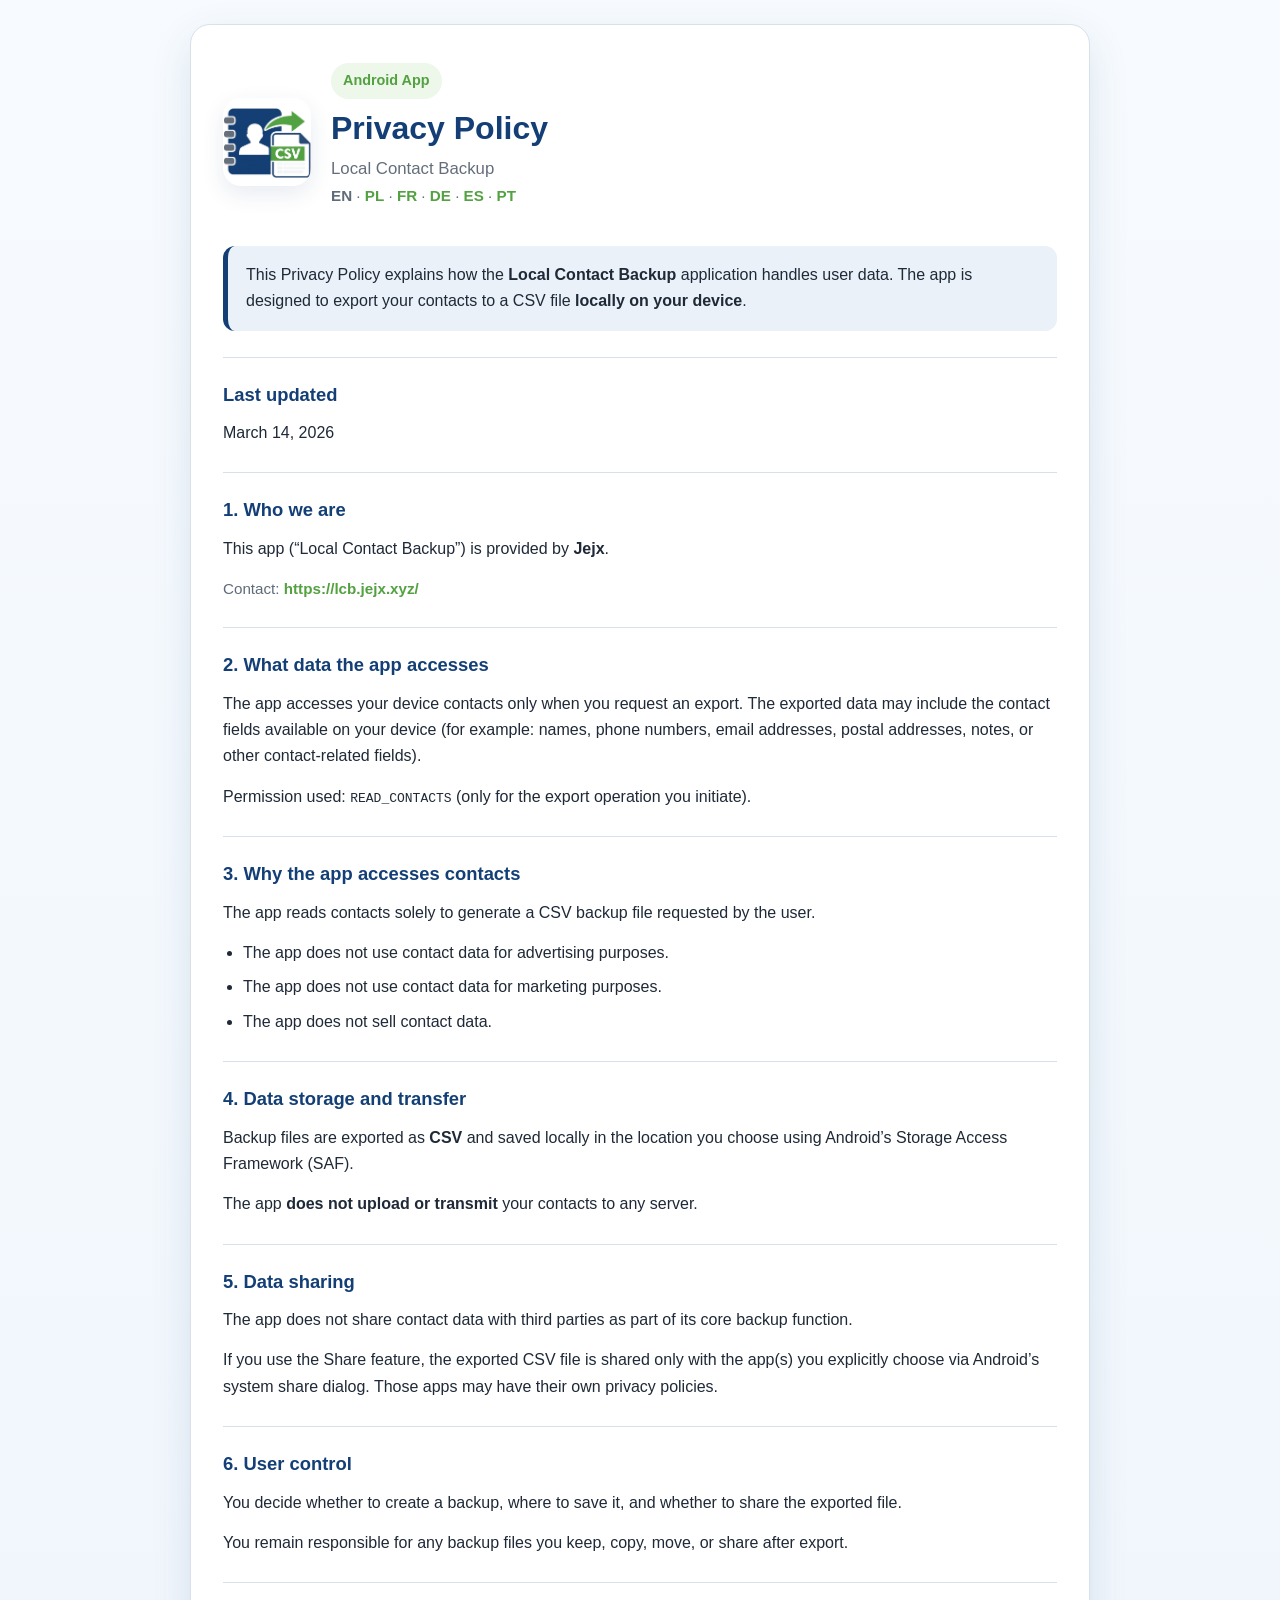
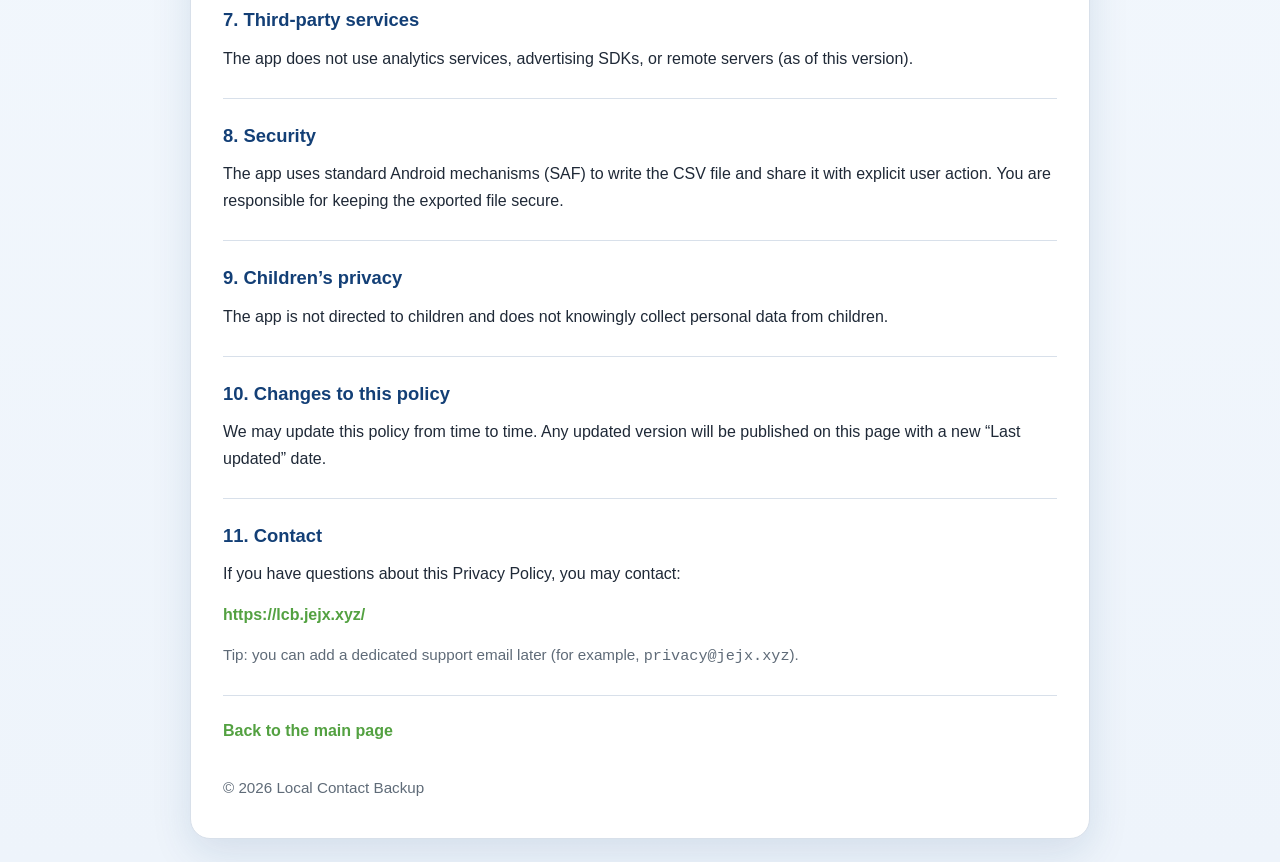
<file: privacy.html>
<!doctype html>
<html lang="en">
	<head>
		<meta charset="utf-8">
		<meta name="viewport" content="width=device-width, initial-scale=1">
		<title>Privacy Policy – Local Contact Backup</title>
		<meta name="description" content="Privacy Policy for the Local Contact Backup Android app.">
		<link rel="icon" type="image/x-icon" href="lcb.ico">
		<link rel="stylesheet" href="style.css">

	</head>

	<body>
		<main class="wrap">
			<article class="card" role="article" aria-label="Privacy Policy">
				<div class="top">
					<img
							src="lcb.png"
							alt="Local Contact Backup icon"
							class="app-icon">

					<div>
						<div class="badge">Android App</div>
						<h1>Privacy Policy</h1>
						<p class="subtitle">Local Contact Backup</p>
						<p class="small">
						<strong>EN</strong> ·
						<a href="privacy-pl.html" hreflang="pl" lang="pl">PL</a> ·
						<a href="privacy-fr.html" hreflang="fr" lang="fr">FR</a> ·
						<a href="privacy-de.html" hreflang="de" lang="de">DE</a> ·
						<a href="privacy-es.html" hreflang="es" lang="es">ES</a> ·
						<a href="privacy-pt.html" hreflang="pt" lang="pt">PT</a>
						</p>
					</div>
				</div>

				<p class="intro">
				This Privacy Policy explains how the <strong>Local Contact Backup</strong> application handles user data.
				The app is designed to export your contacts to a CSV file <strong>locally on your device</strong>.
				</p>

				<div class="section">
					<h2>Last updated</h2>
					<p>March 14, 2026</p>
				</div>

				<div class="section">
					<h2>1. Who we are</h2>
					<p>This app (“Local Contact Backup”) is provided by <strong>Jejx</strong>.</p>
					<p class="small">
					Contact: <a href="https://lcb.jejx.xyz/" rel="noopener">https://lcb.jejx.xyz/</a>
					</p>
				</div>

				<div class="section">
					<h2>2. What data the app accesses</h2>
					<p>
					The app accesses your device contacts only when you request an export.
					The exported data may include the contact fields available on your device (for example: names, phone numbers,
					email addresses, postal addresses, notes, or other contact-related fields).
					</p>
					<p>
					Permission used: <code>READ_CONTACTS</code> (only for the export operation you initiate).
					</p>
				</div>

				<div class="section">
					<h2>3. Why the app accesses contacts</h2>
					<p>
					The app reads contacts solely to generate a CSV backup file requested by the user.
					</p>
					<ul>
						<li>The app does not use contact data for advertising purposes.</li>
						<li>The app does not use contact data for marketing purposes.</li>
						<li>The app does not sell contact data.</li>
					</ul>
				</div>

				<div class="section">
					<h2>4. Data storage and transfer</h2>
					<p>
					Backup files are exported as <strong>CSV</strong> and saved locally in the location you choose using Android’s
					Storage Access Framework (SAF).
					</p>
					<p>
					The app <strong>does not upload or transmit</strong> your contacts to any server.
					</p>
				</div>

				<div class="section">
					<h2>5. Data sharing</h2>
					<p>
					The app does not share contact data with third parties as part of its core backup function.
					</p>
					<p>
					If you use the Share feature, the exported CSV file is shared only with the app(s) you explicitly choose via
					Android’s system share dialog. Those apps may have their own privacy policies.
					</p>
				</div>

				<div class="section">
					<h2>6. User control</h2>
					<p>
					You decide whether to create a backup, where to save it, and whether to share the exported file.
					</p>
					<p>
					You remain responsible for any backup files you keep, copy, move, or share after export.
					</p>
				</div>

				<div class="section">
					<h2>7. Third-party services</h2>
					<p>
					The app does not use analytics services, advertising SDKs, or remote servers (as of this version).
					</p>
				</div>

				<div class="section">
					<h2>8. Security</h2>
					<p>
					The app uses standard Android mechanisms (SAF) to write the CSV file and share it with explicit user action.
					You are responsible for keeping the exported file secure.
					</p>
				</div>

				<div class="section">
					<h2>9. Children’s privacy</h2>
					<p>
					The app is not directed to children and does not knowingly collect personal data from children.
					</p>
				</div>

				<div class="section">
					<h2>10. Changes to this policy</h2>
					<p>
					We may update this policy from time to time. Any updated version will be published on this page with a new “Last updated” date.
					</p>
				</div>

				<div class="section">
					<h2>11. Contact</h2>
					<p>If you have questions about this Privacy Policy, you may contact:</p>
					<p><strong><a href="https://lcb.jejx.xyz/" rel="noopener">https://lcb.jejx.xyz/</a></strong></p>
					<p class="small">
					Tip: you can add a dedicated support email later (for example, <code>privacy@jejx.xyz</code>).
					</p>
				</div>

				<div class="section">
					<p><a href="index.html">Back to the main page</a></p>
				</div>

				<div class="footer">
					© 2026 Local Contact Backup
				</div>
			</article>
		</main>
	</body>
</html>
</file>
<file: style.css>
:root {
  --lcb-blue: #133F76;
  --lcb-green: #53A141;
  --lcb-gray: #646E7B;
  --bg: #f4f7fb;
  --card: #ffffff;
  --text: #1f2937;
  --muted: #5f6b78;
  --border: #d8e0ea;
  --soft-blue: #eaf1f8;
  --soft-green: #edf7ea;
}

* {
  box-sizing: border-box;
}

body {
  margin: 0;
  font-family: Arial, Helvetica, sans-serif;
  color: var(--text);
  background: linear-gradient(180deg, #f7fbff 0%, #eef4fb 100%);
  line-height: 1.65;
}

.wrap {
  min-height: 100vh;
  display: flex;
  justify-content: center;
  align-items: center;
  padding: 24px;
}

.card {
  width: 100%;
  max-width: 900px;
  background: var(--card);
  border: 1px solid var(--border);
  border-radius: 20px;
  padding: 38px 32px;
  box-shadow: 0 14px 40px rgba(19, 63, 118, 0.12);
}

.top {
  display: flex;
  align-items: center;
  gap: 20px;
  margin-bottom: 18px;
}

.app-icon {
  width: 88px;
  height: 88px;
  object-fit: contain;
  border-radius: 18px;
  background: #ffffff;
  box-shadow: 0 8px 22px rgba(19, 63, 118, 0.10);
  flex-shrink: 0;
}

.badge {
  display: inline-block;
  padding: 6px 12px;
  border-radius: 999px;
  background: var(--soft-green);
  color: var(--lcb-green);
  font-size: 0.9rem;
  font-weight: bold;
  margin-bottom: 10px;
}

h1 {
  margin: 0;
  color: var(--lcb-blue);
  font-size: 2rem;
  line-height: 1.2;
}

h2 {
  margin: 0 0 10px 0;
  color: var(--lcb-blue);
  font-size: 1.15rem;
}

.subtitle {
  margin: 8px 0 0 0;
  color: var(--lcb-gray);
  font-size: 1.05rem;
}

.intro {
  margin: 24px 0 0 0;
  padding: 16px 18px;
  background: var(--soft-blue);
  border-left: 5px solid var(--lcb-blue);
  border-radius: 12px;
}

.section {
  margin-top: 26px;
  padding-top: 22px;
  border-top: 1px solid var(--border);
}

p {
  margin: 0 0 14px 0;
}

ul {
  margin: 0 0 14px 20px;
  padding: 0;
}

li {
  margin-bottom: 8px;
}

a {
  color: var(--lcb-green);
  text-decoration: none;
  font-weight: bold;
}

a:hover,
a:focus {
  text-decoration: underline;
}

.footer {
  margin-top: 30px;
  color: var(--muted);
  font-size: 0.95rem;
}

.small {
  color: var(--muted);
  font-size: 0.95rem;
}

@media (max-width: 640px) {
  .top {
    flex-direction: column;
    align-items: flex-start;
  }

  .app-icon {
    width: 72px;
    height: 72px;
  }

  .card {
    padding: 28px 20px;
  }

  h1 {
    font-size: 1.65rem;
  }
}
@media (prefers-color-scheme: dark) {
  :root {
    --lcb-blue: #78A9E6;
    --lcb-green: #7BC96A;
    --lcb-gray: #B6C0CC;

    --bg: #0F1722;
    --card: #182331;
    --text: #EAF1F8;
    --muted: #B6C0CC;
    --border: #2A3A4D;
    --soft-blue: #21344A;
    --soft-green: #1F3526;
  }

  body {
    background: linear-gradient(180deg, #0B121B 0%, #101926 100%);
  }

  .card {
    box-shadow: 0 14px 40px rgba(0, 0, 0, 0.35);
  }

  .app-icon {
    background: #F8FBFF;
  }

  .intro {
    border-left-color: var(--lcb-blue);
  }

  a {
    color: #8FD780;
  }

  a:hover,
  a:focus {
    color: #A6E79A;
  }
}
</file>
